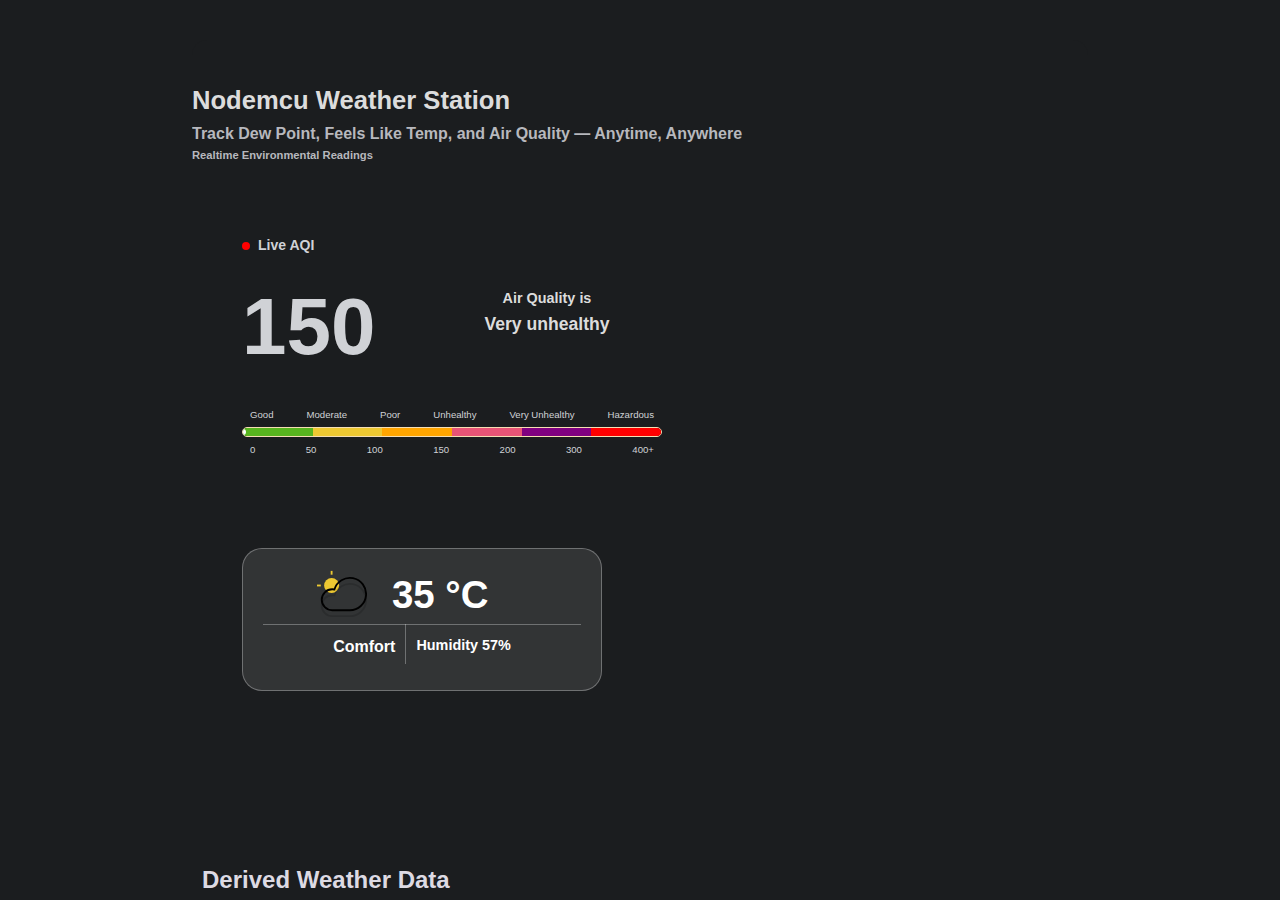
<file: webDashboard/index.html>
<!DOCTYPE html>
<html lang="en">
  <head>
    <meta charset="UTF-8" />
    <meta name="viewport" content="width=device-width, initial-scale=1.0">
    <title>NoduinoWX</title>
    <link rel="icon" href="/assets/favicon.ico">
    <link rel="stylesheet" href="styles.css">
    <script src="apiscr.js" defer></script>
  </head>
  <body>
    <div class="container">
      <div class="hero">
        <h1 class="main-heading">Nodemcu Weather Station</h1>
        <h2 class="main-subline">Track Dew Point, Feels Like Temp, and Air Quality — Anytime, Anywhere</h2>
        <h3 class="main-sub-subline">Realtime Environmental Readings</h3>
        <div class="main-card" id="mainCard">
          <div class="live-indicator">
            <span class="blinker"></span>
            <span class="live-text">Live AQI</span>
          </div>
          <div class="main-card-1">
              <div class="air_quality"><span id="air_quality">150</span></div>
              <div class="airq-container">Air Quality is<div class="airq-card" id="airq-card">Very unhealthy </div></div>
              <div class="aqi-container">
                <div class="aqi-labels-top">
                  <span>Good</span>
                  <span>Moderate</span>
                  <span>Poor</span>
                  <span>Unhealthy</span>
                  <span>Very Unhealthy</span>
                  <span>Hazardous</span>
                </div>
                <div class="aqi-bar" id="aqiBar">
                  <div class="aqi-segment green"></div>
                  <div class="aqi-segment yellow"></div>
                  <div class="aqi-segment orange"></div>
                  <div class="aqi-segment pink"></div>
                  <div class="aqi-segment purple"></div>
                  <div class="aqi-segment red"></div>
                  <div class="aqi-pointer" id="aqiPointer"></div>
                </div>
                <div class="aqi-labels-bottom">
                  <span>0</span>
                  <span>50</span>
                  <span>100</span>
                  <span>150</span>
                  <span>200</span>
                  <span>300</span>
                  <span>400+</span>
                </div>
              </div>
          </div>
          <div class="temp-data">
            <svg width="50px" height="50px" viewBox="0 -3.06 81.014 81.014" xmlns="http://www.w3.org/2000/svg" fill="#000000"><g id="SVGRepo_bgCarrier" stroke-width="0"></g><g id="SVGRepo_tracerCarrier" stroke-linecap="round" stroke-linejoin="round"></g><g id="SVGRepo_iconCarrier"> <g id="Group_8" data-name="Group 8" transform="translate(-297.623 -407.595)"> <circle id="Ellipse_16" data-name="Ellipse 16" cx="12.154" cy="12.154" r="12.154" transform="translate(309.145 419.117)" fill="#edc832ff"></circle> <path id="Path_23" data-name="Path 23" d="M350.939,480.984a26.2,26.2,0,1,0-25.126-33.607,16.517,16.517,0,0,0-3.41-.348,16.978,16.978,0,1,0,0,33.955Z" fill="none" stroke="#000000" stroke-linecap="round" stroke-miterlimit="10" stroke-width="3" opacity="0.15"></path> <path id="Path_24" data-name="Path 24" d="M350.939,471.324a26.2,26.2,0,1,0-25.126-33.607,16.517,16.517,0,0,0-3.41-.348,16.978,16.978,0,1,0,0,33.955Z" fill="none" stroke="#000000" stroke-linecap="round" stroke-miterlimit="10" stroke-width="3"></path> <line id="Line_6" data-name="Line 6" y1="6.163" transform="translate(321.299 407.595)" fill="none" stroke="#edc832ff" stroke-miterlimit="10" stroke-width="3"></line> <line id="Line_7" data-name="Line 7" x1="6.163" transform="translate(297.623 431.271)" fill="none" stroke="#edc832ff" stroke-miterlimit="10" stroke-width="3"></line> </g> </g></svg>
            <div class="temp-div-cloud"><div id="temperature">35 °C</div></div>
            <hr style="width: 100%; background-color: rgba(255, 255, 255, 0.3); margin: 5px 0px 0px 0px;">
            <div id="comfy-next-to-temp">Comfort</div>
            <hr style="width: 1px; height: 40px; display: inline-block; margin: 0%;background-color: rgba(255, 255, 255, 0.3);">
            <div class="temp-humidity">Humidity <span id="humidity">57</span>%</div>
          </div>
        </div>
        <h2 class="sub-heading">Derived Weather Data</h2>
        <p class="sub-para" id="location">Location</p>
        <hr>
        <div class="main-sub-card">
          <div class="sub-card">
            <span class="sub-icon"><svg width="50px" height="50px" viewBox="0 0 24 24" fill="none" xmlns="http://www.w3.org/2000/svg" stroke=""><g id="SVGRepo_bgCarrier" stroke-width="0"></g><g id="SVGRepo_tracerCarrier" stroke-linecap="round" stroke-linejoin="round"></g><g id="SVGRepo_iconCarrier"> <path d="M21 3L15 3M21 7L15 7M21 11L15 11M5.5 13.7578V4.5C5.5 3.11929 6.61929 2 8 2C9.38071 2 10.5 3.11929 10.5 4.5V13.7578C11.706 14.565 12.5 15.9398 12.5 17.5C12.5 19.9853 10.4853 22 8 22C5.51472 22 3.5 19.9853 3.5 17.5C3.5 15.9398 4.29401 14.565 5.5 13.7578ZM9 17.5C9 18.0523 8.55228 18.5 8 18.5C7.44772 18.5 7 18.0523 7 17.5C7 16.9477 7.44772 16.5 8 16.5C8.55228 16.5 9 16.9477 9 17.5Z" stroke="#8D9FB0" stroke-width="1" stroke-linecap="round" stroke-linejoin="round"></path> </g></svg></span>
            <span class="sub-card-text">Dew Point (DP)</span>
            <span class="sub-card-value" id="dew_point">NN</span>
          </div>
          <div class="sub-card">
            <span class="sub-icon"><svg width="50px" height="50px" viewBox="0 0 48 48" xmlns="http://www.w3.org/2000/svg" fill="#000000"><g id="SVGRepo_bgCarrier" stroke-width="0"></g><g id="SVGRepo_tracerCarrier" stroke-linecap="round" stroke-linejoin="round"></g><g id="SVGRepo_iconCarrier"><defs><style>.a{fill:none;stroke:#8D9FB0;stroke-linecap:round;stroke-linejoin:round;}</style></defs><path class="a" d="M22.1443,42.83A18.7641,18.7641,0,0,1,5.5324,22.9405,18.656,18.656,0,0,1,24.3129,5.1732,18.6873,18.6873,0,0,1,42.4924,23.58"></path><path class="a" d="M23.8564,32.37a7.6779,7.6779,0,0,1-6.9712-8.0743,7.6112,7.6112,0,0,1,7.3335-7.6942,7.6112,7.6112,0,0,1,7.3339,7.6937"></path><path class="a" d="M42.5,23.6888V42.4453H31.5374V24.0261"></path><path class="a" d="M22.2382,42.7851l8.3089-10.416H23.8476"></path></g></svg></span>
            <span class="sub-card-text">Thermal Comfort</span>
            <span class="sub-card-value" id="comfort">NN</span>
          </div>
          <div class="sub-card">
            <span class="sub-icon"><svg fill="#8D9FB0" width="50px" height="50px" viewBox="0 0 32 32" version="1.1" xmlns="http://www.w3.org/2000/svg"><g id="SVGRepo_bgCarrier" stroke-width="0"></g><g id="SVGRepo_tracerCarrier" stroke-linecap="round" stroke-linejoin="round"></g><g id="SVGRepo_iconCarrier"> <title>heat</title> <path d="M7.071 15.386c-0.749-0.769-1.424-1.618-2.008-2.53l-0.038-0.064c-0.848-1.685-1.345-3.672-1.345-5.775 0-0.925 0.096-1.828 0.279-2.698l-0.015 0.085c0.005-0.031 0.007-0.067 0.007-0.103 0-0.414-0.336-0.75-0.75-0.75-0.385 0-0.702 0.29-0.745 0.664l-0 0.003c-0.176 0.847-0.277 1.821-0.277 2.818 0 2.375 0.573 4.615 1.588 6.592l-0.038-0.081c0.678 1.071 1.414 2.002 2.235 2.849l-0.004-0.005c0.611 0.642 1.186 1.335 1.712 2.066l0.040 0.058c1.047 1.61 1.669 3.579 1.669 5.694 0 1.13-0.178 2.219-0.507 3.24l0.021-0.075c-0.021 0.067-0.034 0.143-0.034 0.223 0 0.335 0.219 0.618 0.522 0.715l0.005 0.001c0.067 0.020 0.143 0.033 0.222 0.033h0c0 0 0.001 0 0.001 0 0.334 0 0.618-0.219 0.713-0.522l0.001-0.005c0.36-1.085 0.567-2.334 0.567-3.631 0-2.423-0.724-4.678-1.967-6.559l0.028 0.044c-0.608-0.851-1.226-1.597-1.891-2.298l0.009 0.009zM16.526 15.446c-0.906-0.931-1.723-1.959-2.43-3.063l-0.046-0.077c-1.031-2.043-1.635-4.453-1.635-7.004 0-1.117 0.116-2.207 0.336-3.258l-0.018 0.103c0.003-0.024 0.004-0.052 0.004-0.081 0-0.414-0.336-0.75-0.75-0.75-0.377 0-0.689 0.278-0.742 0.641l-0 0.004c-0.211 1.010-0.331 2.171-0.331 3.36 0 2.823 0.68 5.487 1.885 7.837l-0.045-0.097c0.809 1.277 1.687 2.386 2.666 3.397l-0.005-0.005c0.737 0.775 1.43 1.61 2.065 2.491l0.048 0.070c1.271 1.956 2.026 4.348 2.026 6.916 0 1.373-0.216 2.696-0.616 3.936l0.025-0.091c-0.021 0.066-0.034 0.143-0.034 0.222 0 0.335 0.219 0.619 0.522 0.716l0.005 0.001c0.067 0.021 0.143 0.033 0.222 0.033h0c0 0 0.001 0 0.001 0 0.335 0 0.618-0.219 0.714-0.522l0.001-0.005c0.427-1.288 0.673-2.771 0.673-4.312 0-2.877-0.858-5.554-2.332-7.788l0.033 0.053c-0.725-1.013-1.461-1.903-2.254-2.739l0.010 0.011zM27.826 17.874c-0.608-0.85-1.225-1.596-1.89-2.297l0.009 0.009c-0.749-0.77-1.424-1.62-2.009-2.533l-0.038-0.064c-0.849-1.684-1.346-3.67-1.346-5.773 0-0.925 0.096-1.827 0.279-2.698l-0.015 0.085c0.004-0.028 0.006-0.061 0.006-0.094 0-0.414-0.336-0.75-0.75-0.75-0.381 0-0.696 0.284-0.744 0.652l-0 0.004c-0.177 0.847-0.278 1.821-0.278 2.819 0 2.374 0.573 4.615 1.589 6.59l-0.038-0.081c0.678 1.073 1.414 2.005 2.237 2.853l-0.004-0.004c0.611 0.642 1.185 1.333 1.71 2.063l0.040 0.058c1.046 1.609 1.669 3.578 1.669 5.692 0 1.131-0.178 2.22-0.508 3.242l0.021-0.075c-0.021 0.066-0.034 0.143-0.034 0.222 0 0.335 0.219 0.619 0.522 0.716l0.005 0.001c0.065 0.021 0.14 0.033 0.218 0.033 0.002 0 0.003 0 0.005 0h-0c0 0 0.001 0 0.001 0 0.335 0 0.618-0.219 0.714-0.522l0.001-0.005c0.359-1.084 0.566-2.332 0.566-3.629 0-2.424-0.724-4.679-1.966-6.561l0.028 0.045z"></path> </g></svg></span>
            <span class="sub-card-text">Heat Index (HI)</span>
            <span class="sub-card-value" id="heat_index">NN</span>
          </div>
          <div class="sub-card">
            <span class="sub-icon"><svg width="50px" height="50px" viewBox="0 0 24 24" fill="none" xmlns="http://www.w3.org/2000/svg"><g id="SVGRepo_bgCarrier" stroke-width="0"></g><g id="SVGRepo_tracerCarrier" stroke-linecap="round" stroke-linejoin="round"></g><g id="SVGRepo_iconCarrier"> <path d="M12.8324 21.8013C15.9583 21.1747 20 18.926 20 13.1112C20 7.8196 16.1267 4.29593 13.3415 2.67685C12.7235 2.31757 12 2.79006 12 3.50492V5.3334C12 6.77526 11.3938 9.40711 9.70932 10.5018C8.84932 11.0607 7.92052 10.2242 7.816 9.20388L7.73017 8.36604C7.6304 7.39203 6.63841 6.80075 5.85996 7.3946C4.46147 8.46144 3 10.3296 3 13.1112C3 20.2223 8.28889 22.0001 10.9333 22.0001C11.0871 22.0001 11.2488 21.9955 11.4171 21.9858C10.1113 21.8742 8 21.064 8 18.4442C8 16.3949 9.49507 15.0085 10.631 14.3346C10.9365 14.1533 11.2941 14.3887 11.2941 14.7439V15.3331C11.2941 15.784 11.4685 16.4889 11.8836 16.9714C12.3534 17.5174 13.0429 16.9454 13.0985 16.2273C13.1161 16.0008 13.3439 15.8564 13.5401 15.9711C14.1814 16.3459 15 17.1465 15 18.4442C15 20.4922 13.871 21.4343 12.8324 21.8013Z" fill="#8D9FB0"></path> </g></svg></span>
            <span class="sub-card-text">Fire Risk Index(FR)</span>
            <span class="sub-card-value" id="fire_risk">NN</span>
          </div>
          <div class="sub-card">
            <span class="sub-icon"><svg width="50px" height="50px" viewBox="0 0 24 24" fill="none" xmlns="http://www.w3.org/2000/svg"><g id="SVGRepo_bgCarrier" stroke-width="0"></g><g id="SVGRepo_tracerCarrier" stroke-linecap="round" stroke-linejoin="round"></g><g id="SVGRepo_iconCarrier"> <path d="M20.6933 17.3294C21.0506 15.9959 21.0964 14.5982 20.8271 13.2442C20.5577 11.8902 19.9806 10.6164 19.1402 9.52115C18.2998 8.42593 17.2187 7.53872 15.9806 6.92815C14.7425 6.31757 13.3805 6 12 6C10.6195 6 9.25752 6.31757 8.0194 6.92815C6.78128 7.53872 5.70021 8.42593 4.85982 9.52115C4.01943 10.6164 3.44225 11.8902 3.17293 13.2442C2.90361 14.5982 2.94937 15.9959 3.30667 17.3294" stroke="#8D9FB0" stroke-width="1" stroke-linecap="round"></path> <path d="M12.7657 15.5823C13.2532 16.2916 12.9104 17.3738 12 17.9994C11.0897 18.625 9.95652 18.5571 9.46906 17.8477C8.94955 17.0917 7.15616 12.8409 6.06713 10.2114C5.86203 9.71621 6.4677 9.3 6.85648 9.669C8.92077 11.6283 12.2462 14.8263 12.7657 15.5823Z" stroke="#8D9FB0" stroke-width="2"></path> <path d="M12 6V8" stroke="#8D9FB0" stroke-width="2" stroke-linecap="round"></path> <path d="M5.63599 8.63574L7.0502 10.05" stroke="#8D9FB0" stroke-width="2" stroke-linecap="round"></path> <path d="M18.364 8.63574L16.9498 10.05" stroke="#8D9FB0" stroke-width="2" stroke-linecap="round"></path> <path d="M20.6934 17.3291L18.7615 16.8115" stroke="#8D9FB0" stroke-width="2" stroke-linecap="round"></path> <path d="M3.30664 17.3291L5.23849 16.8115" stroke="#8D9FB0" stroke-width="2" stroke-linecap="round"></path> </g></svg></span>
            <span class="sub-card-text">Vapour Pressure</span>
            <span class="sub-card-value" id="avp">NN</span>
          </div>
          <div class="sub-card">
            <span class="sub-icon"><svg width="50px" height="50px" viewBox="0 0 24 24" fill="none" xmlns="http://www.w3.org/2000/svg"><g id="SVGRepo_bgCarrier" stroke-width="0"></g><g id="SVGRepo_tracerCarrier" stroke-linecap="round" stroke-linejoin="round"></g><g id="SVGRepo_iconCarrier"> <path d="M15.0066 3.25608C16.8483 2.85737 19.1331 2.8773 22.2423 3.65268C22.7781 3.78629 23.1038 4.32791 22.9699 4.86241C22.836 5.39691 22.2931 5.7219 21.7573 5.58829C18.8666 4.86742 16.9015 4.88747 15.4308 5.20587C13.9555 5.52524 12.895 6.15867 11.7715 6.84363L11.6874 6.89494C10.6044 7.55565 9.40515 8.28729 7.82073 8.55069C6.17734 8.82388 4.23602 8.58235 1.62883 7.54187C1.11607 7.33724 0.866674 6.75667 1.0718 6.24513C1.27692 5.73359 1.85889 5.48479 2.37165 5.68943C4.76435 6.6443 6.32295 6.77699 7.492 6.58265C8.67888 6.38535 9.58373 5.83916 10.7286 5.14119C11.855 4.45445 13.1694 3.6538 15.0066 3.25608Z" fill="#8D9FB0"></path> <path d="M22.2423 7.64302C19.1331 6.86765 16.8483 6.84772 15.0066 7.24642C13.1694 7.64415 11.855 8.44479 10.7286 9.13153C9.58373 9.8295 8.67888 10.3757 7.492 10.573C6.32295 10.7673 4.76435 10.6346 2.37165 9.67977C1.85889 9.47514 1.27692 9.72393 1.0718 10.2355C0.866674 10.747 1.11607 11.3276 1.62883 11.5322C4.23602 12.5727 6.17734 12.8142 7.82073 12.541C9.40515 12.2776 10.6044 11.546 11.6874 10.8853L11.7715 10.834C12.895 10.149 13.9555 9.51558 15.4308 9.19621C16.9015 8.87781 18.8666 8.85777 21.7573 9.57863C22.2931 9.71224 22.836 9.38726 22.9699 8.85275C23.1038 8.31825 22.7781 7.77663 22.2423 7.64302Z" fill="#8D9FB0"></path> <path fill-rule="evenodd" clip-rule="evenodd" d="M18.9998 10.0266C18.6526 10.0266 18.3633 10.2059 18.1614 10.4772C18.0905 10.573 17.9266 10.7972 17.7089 11.111C17.4193 11.5283 17.0317 12.1082 16.6424 12.7555C16.255 13.3996 15.8553 14.128 15.5495 14.8397C15.2567 15.5213 14.9989 16.2614 14.9999 17.0117C15.0006 17.2223 15.0258 17.4339 15.0604 17.6412C15.1182 17.9872 15.2356 18.4636 15.4804 18.9521C15.7272 19.4446 16.1131 19.9674 16.7107 20.3648C17.3146 20.7664 18.0748 21 18.9998 21C19.9248 21 20.685 20.7664 21.2888 20.3648C21.8864 19.9674 22.2724 19.4446 22.5192 18.9522C22.764 18.4636 22.8815 17.9872 22.9393 17.6413C22.974 17.4337 22.9995 17.2215 22.9998 17.0107C23.0001 16.2604 22.743 15.5214 22.4501 14.8397C22.1444 14.128 21.7447 13.3996 21.3573 12.7555C20.968 12.1082 20.5803 11.5283 20.2907 11.111C20.073 10.7972 19.909 10.573 19.8382 10.4772C19.6363 10.2059 19.3469 10.0266 18.9998 10.0266ZM20.6119 15.6257C20.3552 15.0281 20.0049 14.3848 19.6423 13.782C19.4218 13.4154 19.2007 13.0702 18.9998 12.7674C18.7989 13.0702 18.5778 13.4154 18.3573 13.782C17.9948 14.3848 17.6445 15.0281 17.3878 15.6257L17.3732 15.6595C17.1965 16.0704 16.9877 16.5562 17.0001 17.0101C17.0121 17.3691 17.1088 17.7397 17.2693 18.0599C17.3974 18.3157 17.574 18.5411 17.8201 18.7048C18.06 18.8643 18.4248 19.0048 18.9998 19.0048C19.5748 19.0048 19.9396 18.8643 20.1795 18.7048C20.4256 18.5411 20.6022 18.3156 20.7304 18.0599C20.8909 17.7397 20.9876 17.3691 20.9996 17.01C21.0121 16.5563 20.8032 16.0705 20.6265 15.6597L20.6119 15.6257Z" fill="#8D9FB0"></path> <path d="M14.1296 11.5308C14.8899 11.2847 15.4728 12.076 15.1153 12.7892C14.952 13.1151 14.7683 13.3924 14.4031 13.5214C13.426 13.8666 12.6166 14.3527 11.7715 14.8679L11.6874 14.9192C10.6044 15.5799 9.40516 16.3115 7.82074 16.5749C6.17735 16.8481 4.23604 16.6066 1.62884 15.5661C1.11608 15.3615 0.866688 14.7809 1.07181 14.2694C1.27694 13.7578 1.8589 13.509 2.37167 13.7137C4.76436 14.6685 6.32297 14.8012 7.49201 14.6069C8.67889 14.4096 9.58374 13.8634 10.7286 13.1654C11.8166 12.5021 12.9363 11.9171 14.1296 11.5308Z" fill="#8D9FB0"></path> </g></svg></span>
            <span class="sub-card-text">Absolute Humidity</span>
            <span class="sub-card-value" id="absh">NN</span>
          </div>
        </div>
              <footer class="footer">Made with ❤️ in India</footer>
      </div>
    </div>
  </body>
</html>
</file>
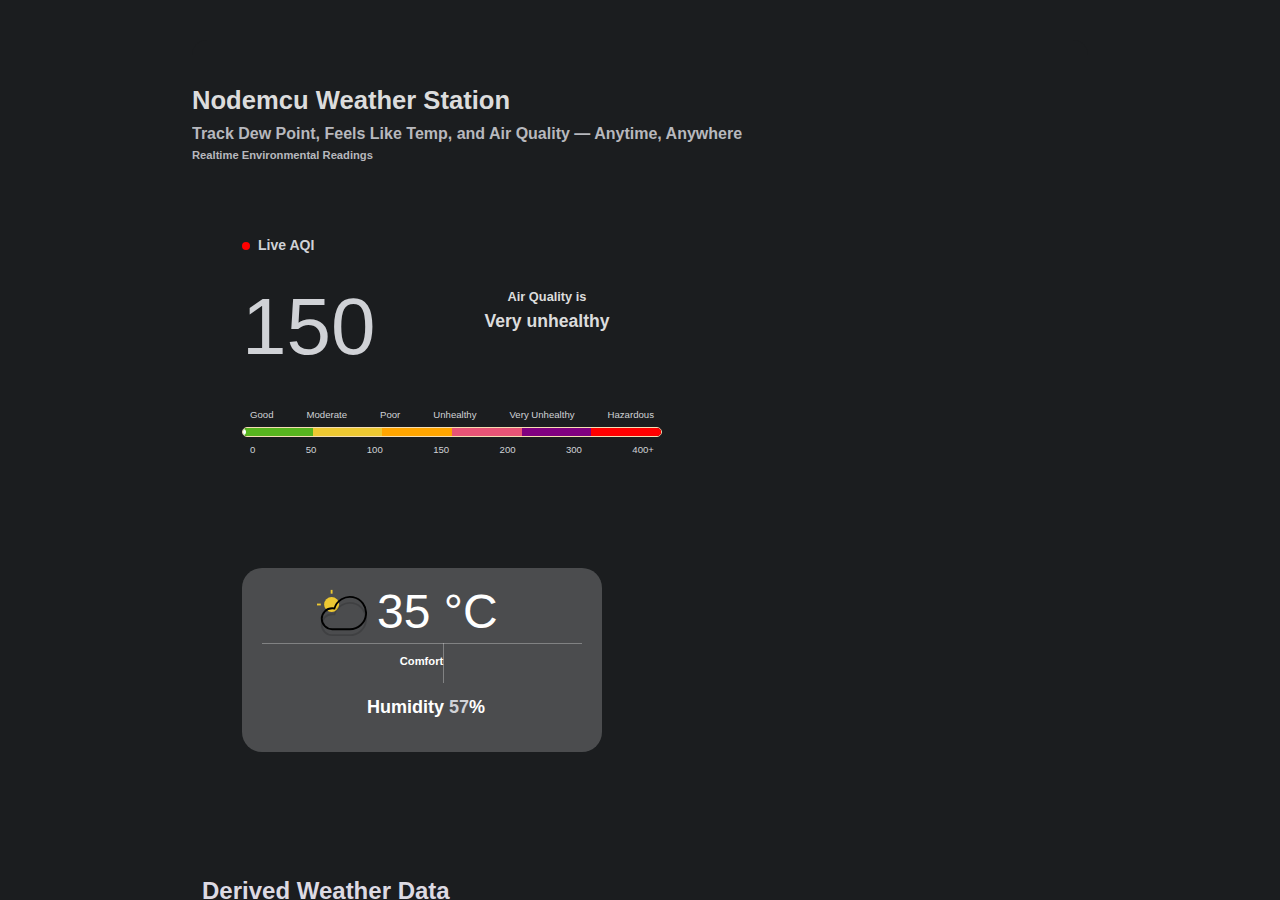
<file: nd.html>
<!DOCTYPE html>
<html lang="en">
  <head>
    <meta charset="UTF-8" />
    <meta name="viewport" content="width=device-width, initial-scale=1.0">
    <title>Weather Station</title>
    <link rel="stylesheet" href="styles.css">
    <script src="apiscr.js" defer></script>
  </head>
  <body>
    <div class="container">
      <div class="hero">
        <h1 class="main-heading">Nodemcu Weather Station</h1>
        <h2 class="main-subline">Track Dew Point, Feels Like Temp, and Air Quality — Anytime, Anywhere</h2>
        <h3 class="main-sub-subline">Realtime Environmental Readings</h3>
        <div class="main-card" id="mainCard">
          <div class="live-indicator">
            <span class="blinker"></span>
            <span class="live-text">Live AQI</span>
          </div>
          <div class="main-card-1">
              <div class="air_quality"><span id="air_quality">150</span></div>
              <div class="airq-container">Air Quality is<div class="airq-card" id="airq-card">Very unhealthy </div></div>
              <div class="aqi-container">
                <div class="aqi-labels-top">
                  <span>Good</span>
                  <span>Moderate</span>
                  <span>Poor</span>
                  <span>Unhealthy</span>
                  <span>Very Unhealthy</span>
                  <span>Hazardous</span>
                </div>
                <div class="aqi-bar" id="aqiBar">
                  <div class="aqi-segment green"></div>
                  <div class="aqi-segment yellow"></div>
                  <div class="aqi-segment orange"></div>
                  <div class="aqi-segment pink"></div>
                  <div class="aqi-segment purple"></div>
                  <div class="aqi-segment red"></div>
                  <div class="aqi-pointer" id="aqiPointer"></div>
                </div>
                <div class="aqi-labels-bottom">
                  <span>0</span>
                  <span>50</span>
                  <span>100</span>
                  <span>150</span>
                  <span>200</span>
                  <span>300</span>
                  <span>400+</span>
                </div>
              </div>
          </div>
          <div class="temp-data">
            <svg width="50px" height="50px" viewBox="0 -3.06 81.014 81.014" xmlns="http://www.w3.org/2000/svg" fill="#000000"><g id="SVGRepo_bgCarrier" stroke-width="0"></g><g id="SVGRepo_tracerCarrier" stroke-linecap="round" stroke-linejoin="round"></g><g id="SVGRepo_iconCarrier"> <g id="Group_8" data-name="Group 8" transform="translate(-297.623 -407.595)"> <circle id="Ellipse_16" data-name="Ellipse 16" cx="12.154" cy="12.154" r="12.154" transform="translate(309.145 419.117)" fill="#edc832ff"></circle> <path id="Path_23" data-name="Path 23" d="M350.939,480.984a26.2,26.2,0,1,0-25.126-33.607,16.517,16.517,0,0,0-3.41-.348,16.978,16.978,0,1,0,0,33.955Z" fill="none" stroke="#000000" stroke-linecap="round" stroke-miterlimit="10" stroke-width="3" opacity="0.15"></path> <path id="Path_24" data-name="Path 24" d="M350.939,471.324a26.2,26.2,0,1,0-25.126-33.607,16.517,16.517,0,0,0-3.41-.348,16.978,16.978,0,1,0,0,33.955Z" fill="none" stroke="#000000" stroke-linecap="round" stroke-miterlimit="10" stroke-width="3"></path> <line id="Line_6" data-name="Line 6" y1="6.163" transform="translate(321.299 407.595)" fill="none" stroke="#edc832ff" stroke-miterlimit="10" stroke-width="3"></line> <line id="Line_7" data-name="Line 7" x1="6.163" transform="translate(297.623 431.271)" fill="none" stroke="#edc832ff" stroke-miterlimit="10" stroke-width="3"></line> </g> </g></svg>
            <div class="temp-div-cloud"><div id="temperature">35 °C</div></div>
            <hr style="width: 100%; background-color: rgba(255, 255, 255, 0.3); margin: 5px 0px 0px 0px;">
            <div id="comfy-next-to-temp">Comfort</div>
            <hr style="width: 1px; height: 40px; display: inline-block; margin: 0%;background-color: rgba(255, 255, 255, 0.3);">
            <div class="temp-humidity">Humidity <span id="humidity">57</span>%</div>
          </div>
        </div>
        <h2 class="sub-heading">Derived Weather Data</h2>
        <p class="sub-para" id="location">Location</p>
        <hr>
        <div class="main-sub-card">
          <div class="sub-card">
            <span class="sub-icon"><svg width="50px" height="50px" viewBox="0 0 24 24" fill="none" xmlns="http://www.w3.org/2000/svg" stroke=""><g id="SVGRepo_bgCarrier" stroke-width="0"></g><g id="SVGRepo_tracerCarrier" stroke-linecap="round" stroke-linejoin="round"></g><g id="SVGRepo_iconCarrier"> <path d="M21 3L15 3M21 7L15 7M21 11L15 11M5.5 13.7578V4.5C5.5 3.11929 6.61929 2 8 2C9.38071 2 10.5 3.11929 10.5 4.5V13.7578C11.706 14.565 12.5 15.9398 12.5 17.5C12.5 19.9853 10.4853 22 8 22C5.51472 22 3.5 19.9853 3.5 17.5C3.5 15.9398 4.29401 14.565 5.5 13.7578ZM9 17.5C9 18.0523 8.55228 18.5 8 18.5C7.44772 18.5 7 18.0523 7 17.5C7 16.9477 7.44772 16.5 8 16.5C8.55228 16.5 9 16.9477 9 17.5Z" stroke="#8D9FB0" stroke-width="1" stroke-linecap="round" stroke-linejoin="round"></path> </g></svg></span>
            <span class="sub-card-text">Dew Point (DP)</span>
            <span class="sub-card-value" id="dew_point">NN</span>
          </div>
          <div class="sub-card">
            <span class="sub-icon"><svg width="50px" height="50px" viewBox="0 0 48 48" xmlns="http://www.w3.org/2000/svg" fill="#000000"><g id="SVGRepo_bgCarrier" stroke-width="0"></g><g id="SVGRepo_tracerCarrier" stroke-linecap="round" stroke-linejoin="round"></g><g id="SVGRepo_iconCarrier"><defs><style>.a{fill:none;stroke:#8D9FB0;stroke-linecap:round;stroke-linejoin:round;}</style></defs><path class="a" d="M22.1443,42.83A18.7641,18.7641,0,0,1,5.5324,22.9405,18.656,18.656,0,0,1,24.3129,5.1732,18.6873,18.6873,0,0,1,42.4924,23.58"></path><path class="a" d="M23.8564,32.37a7.6779,7.6779,0,0,1-6.9712-8.0743,7.6112,7.6112,0,0,1,7.3335-7.6942,7.6112,7.6112,0,0,1,7.3339,7.6937"></path><path class="a" d="M42.5,23.6888V42.4453H31.5374V24.0261"></path><path class="a" d="M22.2382,42.7851l8.3089-10.416H23.8476"></path></g></svg></span>
            <span class="sub-card-text">Thermal Comfort</span>
            <span class="sub-card-value" id="comfort">NN</span>
          </div>
          <div class="sub-card">
            <span class="sub-icon"><svg fill="#8D9FB0" width="50px" height="50px" viewBox="0 0 32 32" version="1.1" xmlns="http://www.w3.org/2000/svg"><g id="SVGRepo_bgCarrier" stroke-width="0"></g><g id="SVGRepo_tracerCarrier" stroke-linecap="round" stroke-linejoin="round"></g><g id="SVGRepo_iconCarrier"> <title>heat</title> <path d="M7.071 15.386c-0.749-0.769-1.424-1.618-2.008-2.53l-0.038-0.064c-0.848-1.685-1.345-3.672-1.345-5.775 0-0.925 0.096-1.828 0.279-2.698l-0.015 0.085c0.005-0.031 0.007-0.067 0.007-0.103 0-0.414-0.336-0.75-0.75-0.75-0.385 0-0.702 0.29-0.745 0.664l-0 0.003c-0.176 0.847-0.277 1.821-0.277 2.818 0 2.375 0.573 4.615 1.588 6.592l-0.038-0.081c0.678 1.071 1.414 2.002 2.235 2.849l-0.004-0.005c0.611 0.642 1.186 1.335 1.712 2.066l0.040 0.058c1.047 1.61 1.669 3.579 1.669 5.694 0 1.13-0.178 2.219-0.507 3.24l0.021-0.075c-0.021 0.067-0.034 0.143-0.034 0.223 0 0.335 0.219 0.618 0.522 0.715l0.005 0.001c0.067 0.020 0.143 0.033 0.222 0.033h0c0 0 0.001 0 0.001 0 0.334 0 0.618-0.219 0.713-0.522l0.001-0.005c0.36-1.085 0.567-2.334 0.567-3.631 0-2.423-0.724-4.678-1.967-6.559l0.028 0.044c-0.608-0.851-1.226-1.597-1.891-2.298l0.009 0.009zM16.526 15.446c-0.906-0.931-1.723-1.959-2.43-3.063l-0.046-0.077c-1.031-2.043-1.635-4.453-1.635-7.004 0-1.117 0.116-2.207 0.336-3.258l-0.018 0.103c0.003-0.024 0.004-0.052 0.004-0.081 0-0.414-0.336-0.75-0.75-0.75-0.377 0-0.689 0.278-0.742 0.641l-0 0.004c-0.211 1.010-0.331 2.171-0.331 3.36 0 2.823 0.68 5.487 1.885 7.837l-0.045-0.097c0.809 1.277 1.687 2.386 2.666 3.397l-0.005-0.005c0.737 0.775 1.43 1.61 2.065 2.491l0.048 0.070c1.271 1.956 2.026 4.348 2.026 6.916 0 1.373-0.216 2.696-0.616 3.936l0.025-0.091c-0.021 0.066-0.034 0.143-0.034 0.222 0 0.335 0.219 0.619 0.522 0.716l0.005 0.001c0.067 0.021 0.143 0.033 0.222 0.033h0c0 0 0.001 0 0.001 0 0.335 0 0.618-0.219 0.714-0.522l0.001-0.005c0.427-1.288 0.673-2.771 0.673-4.312 0-2.877-0.858-5.554-2.332-7.788l0.033 0.053c-0.725-1.013-1.461-1.903-2.254-2.739l0.010 0.011zM27.826 17.874c-0.608-0.85-1.225-1.596-1.89-2.297l0.009 0.009c-0.749-0.77-1.424-1.62-2.009-2.533l-0.038-0.064c-0.849-1.684-1.346-3.67-1.346-5.773 0-0.925 0.096-1.827 0.279-2.698l-0.015 0.085c0.004-0.028 0.006-0.061 0.006-0.094 0-0.414-0.336-0.75-0.75-0.75-0.381 0-0.696 0.284-0.744 0.652l-0 0.004c-0.177 0.847-0.278 1.821-0.278 2.819 0 2.374 0.573 4.615 1.589 6.59l-0.038-0.081c0.678 1.073 1.414 2.005 2.237 2.853l-0.004-0.004c0.611 0.642 1.185 1.333 1.71 2.063l0.040 0.058c1.046 1.609 1.669 3.578 1.669 5.692 0 1.131-0.178 2.22-0.508 3.242l0.021-0.075c-0.021 0.066-0.034 0.143-0.034 0.222 0 0.335 0.219 0.619 0.522 0.716l0.005 0.001c0.065 0.021 0.14 0.033 0.218 0.033 0.002 0 0.003 0 0.005 0h-0c0 0 0.001 0 0.001 0 0.335 0 0.618-0.219 0.714-0.522l0.001-0.005c0.359-1.084 0.566-2.332 0.566-3.629 0-2.424-0.724-4.679-1.966-6.561l0.028 0.045z"></path> </g></svg></span>
            <span class="sub-card-text">Heat Index (HI)</span>
            <span class="sub-card-value" id="heat_index">NN</span>
          </div>
          <div class="sub-card">
            <span class="sub-icon"><svg width="50px" height="50px" viewBox="0 0 24 24" fill="none" xmlns="http://www.w3.org/2000/svg"><g id="SVGRepo_bgCarrier" stroke-width="0"></g><g id="SVGRepo_tracerCarrier" stroke-linecap="round" stroke-linejoin="round"></g><g id="SVGRepo_iconCarrier"> <path d="M12.8324 21.8013C15.9583 21.1747 20 18.926 20 13.1112C20 7.8196 16.1267 4.29593 13.3415 2.67685C12.7235 2.31757 12 2.79006 12 3.50492V5.3334C12 6.77526 11.3938 9.40711 9.70932 10.5018C8.84932 11.0607 7.92052 10.2242 7.816 9.20388L7.73017 8.36604C7.6304 7.39203 6.63841 6.80075 5.85996 7.3946C4.46147 8.46144 3 10.3296 3 13.1112C3 20.2223 8.28889 22.0001 10.9333 22.0001C11.0871 22.0001 11.2488 21.9955 11.4171 21.9858C10.1113 21.8742 8 21.064 8 18.4442C8 16.3949 9.49507 15.0085 10.631 14.3346C10.9365 14.1533 11.2941 14.3887 11.2941 14.7439V15.3331C11.2941 15.784 11.4685 16.4889 11.8836 16.9714C12.3534 17.5174 13.0429 16.9454 13.0985 16.2273C13.1161 16.0008 13.3439 15.8564 13.5401 15.9711C14.1814 16.3459 15 17.1465 15 18.4442C15 20.4922 13.871 21.4343 12.8324 21.8013Z" fill="#8D9FB0"></path> </g></svg></span>
            <span class="sub-card-text">Fire Risk Index(FR)</span>
            <span class="sub-card-value" id="fire_risk">NN</span>
          </div>
          <div class="sub-card">
            <span class="sub-icon"><svg width="50px" height="50px" viewBox="0 0 24 24" fill="none" xmlns="http://www.w3.org/2000/svg"><g id="SVGRepo_bgCarrier" stroke-width="0"></g><g id="SVGRepo_tracerCarrier" stroke-linecap="round" stroke-linejoin="round"></g><g id="SVGRepo_iconCarrier"> <path d="M20.6933 17.3294C21.0506 15.9959 21.0964 14.5982 20.8271 13.2442C20.5577 11.8902 19.9806 10.6164 19.1402 9.52115C18.2998 8.42593 17.2187 7.53872 15.9806 6.92815C14.7425 6.31757 13.3805 6 12 6C10.6195 6 9.25752 6.31757 8.0194 6.92815C6.78128 7.53872 5.70021 8.42593 4.85982 9.52115C4.01943 10.6164 3.44225 11.8902 3.17293 13.2442C2.90361 14.5982 2.94937 15.9959 3.30667 17.3294" stroke="#8D9FB0" stroke-width="1" stroke-linecap="round"></path> <path d="M12.7657 15.5823C13.2532 16.2916 12.9104 17.3738 12 17.9994C11.0897 18.625 9.95652 18.5571 9.46906 17.8477C8.94955 17.0917 7.15616 12.8409 6.06713 10.2114C5.86203 9.71621 6.4677 9.3 6.85648 9.669C8.92077 11.6283 12.2462 14.8263 12.7657 15.5823Z" stroke="#8D9FB0" stroke-width="2"></path> <path d="M12 6V8" stroke="#8D9FB0" stroke-width="2" stroke-linecap="round"></path> <path d="M5.63599 8.63574L7.0502 10.05" stroke="#8D9FB0" stroke-width="2" stroke-linecap="round"></path> <path d="M18.364 8.63574L16.9498 10.05" stroke="#8D9FB0" stroke-width="2" stroke-linecap="round"></path> <path d="M20.6934 17.3291L18.7615 16.8115" stroke="#8D9FB0" stroke-width="2" stroke-linecap="round"></path> <path d="M3.30664 17.3291L5.23849 16.8115" stroke="#8D9FB0" stroke-width="2" stroke-linecap="round"></path> </g></svg></span>
            <span class="sub-card-text">Vapour Pressure</span>
            <span class="sub-card-value" id="avp">NN</span>
          </div>
          <div class="sub-card">
            <span class="sub-icon"><svg width="50px" height="50px" viewBox="0 0 24 24" fill="none" xmlns="http://www.w3.org/2000/svg"><g id="SVGRepo_bgCarrier" stroke-width="0"></g><g id="SVGRepo_tracerCarrier" stroke-linecap="round" stroke-linejoin="round"></g><g id="SVGRepo_iconCarrier"> <path d="M15.0066 3.25608C16.8483 2.85737 19.1331 2.8773 22.2423 3.65268C22.7781 3.78629 23.1038 4.32791 22.9699 4.86241C22.836 5.39691 22.2931 5.7219 21.7573 5.58829C18.8666 4.86742 16.9015 4.88747 15.4308 5.20587C13.9555 5.52524 12.895 6.15867 11.7715 6.84363L11.6874 6.89494C10.6044 7.55565 9.40515 8.28729 7.82073 8.55069C6.17734 8.82388 4.23602 8.58235 1.62883 7.54187C1.11607 7.33724 0.866674 6.75667 1.0718 6.24513C1.27692 5.73359 1.85889 5.48479 2.37165 5.68943C4.76435 6.6443 6.32295 6.77699 7.492 6.58265C8.67888 6.38535 9.58373 5.83916 10.7286 5.14119C11.855 4.45445 13.1694 3.6538 15.0066 3.25608Z" fill="#8D9FB0"></path> <path d="M22.2423 7.64302C19.1331 6.86765 16.8483 6.84772 15.0066 7.24642C13.1694 7.64415 11.855 8.44479 10.7286 9.13153C9.58373 9.8295 8.67888 10.3757 7.492 10.573C6.32295 10.7673 4.76435 10.6346 2.37165 9.67977C1.85889 9.47514 1.27692 9.72393 1.0718 10.2355C0.866674 10.747 1.11607 11.3276 1.62883 11.5322C4.23602 12.5727 6.17734 12.8142 7.82073 12.541C9.40515 12.2776 10.6044 11.546 11.6874 10.8853L11.7715 10.834C12.895 10.149 13.9555 9.51558 15.4308 9.19621C16.9015 8.87781 18.8666 8.85777 21.7573 9.57863C22.2931 9.71224 22.836 9.38726 22.9699 8.85275C23.1038 8.31825 22.7781 7.77663 22.2423 7.64302Z" fill="#8D9FB0"></path> <path fill-rule="evenodd" clip-rule="evenodd" d="M18.9998 10.0266C18.6526 10.0266 18.3633 10.2059 18.1614 10.4772C18.0905 10.573 17.9266 10.7972 17.7089 11.111C17.4193 11.5283 17.0317 12.1082 16.6424 12.7555C16.255 13.3996 15.8553 14.128 15.5495 14.8397C15.2567 15.5213 14.9989 16.2614 14.9999 17.0117C15.0006 17.2223 15.0258 17.4339 15.0604 17.6412C15.1182 17.9872 15.2356 18.4636 15.4804 18.9521C15.7272 19.4446 16.1131 19.9674 16.7107 20.3648C17.3146 20.7664 18.0748 21 18.9998 21C19.9248 21 20.685 20.7664 21.2888 20.3648C21.8864 19.9674 22.2724 19.4446 22.5192 18.9522C22.764 18.4636 22.8815 17.9872 22.9393 17.6413C22.974 17.4337 22.9995 17.2215 22.9998 17.0107C23.0001 16.2604 22.743 15.5214 22.4501 14.8397C22.1444 14.128 21.7447 13.3996 21.3573 12.7555C20.968 12.1082 20.5803 11.5283 20.2907 11.111C20.073 10.7972 19.909 10.573 19.8382 10.4772C19.6363 10.2059 19.3469 10.0266 18.9998 10.0266ZM20.6119 15.6257C20.3552 15.0281 20.0049 14.3848 19.6423 13.782C19.4218 13.4154 19.2007 13.0702 18.9998 12.7674C18.7989 13.0702 18.5778 13.4154 18.3573 13.782C17.9948 14.3848 17.6445 15.0281 17.3878 15.6257L17.3732 15.6595C17.1965 16.0704 16.9877 16.5562 17.0001 17.0101C17.0121 17.3691 17.1088 17.7397 17.2693 18.0599C17.3974 18.3157 17.574 18.5411 17.8201 18.7048C18.06 18.8643 18.4248 19.0048 18.9998 19.0048C19.5748 19.0048 19.9396 18.8643 20.1795 18.7048C20.4256 18.5411 20.6022 18.3156 20.7304 18.0599C20.8909 17.7397 20.9876 17.3691 20.9996 17.01C21.0121 16.5563 20.8032 16.0705 20.6265 15.6597L20.6119 15.6257Z" fill="#8D9FB0"></path> <path d="M14.1296 11.5308C14.8899 11.2847 15.4728 12.076 15.1153 12.7892C14.952 13.1151 14.7683 13.3924 14.4031 13.5214C13.426 13.8666 12.6166 14.3527 11.7715 14.8679L11.6874 14.9192C10.6044 15.5799 9.40516 16.3115 7.82074 16.5749C6.17735 16.8481 4.23604 16.6066 1.62884 15.5661C1.11608 15.3615 0.866688 14.7809 1.07181 14.2694C1.27694 13.7578 1.8589 13.509 2.37167 13.7137C4.76436 14.6685 6.32297 14.8012 7.49201 14.6069C8.67889 14.4096 9.58374 13.8634 10.7286 13.1654C11.8166 12.5021 12.9363 11.9171 14.1296 11.5308Z" fill="#8D9FB0"></path> </g></svg></span>
            <span class="sub-card-text">Absolute Humidity</span>
            <span class="sub-card-value" id="absh">NN</span>
          </div>
        </div>
              <footer class="footer">Made with ❤️ in India</footer>
      </div>
    </div>
  </body>
</html>
</file>
<file: webDashboard/styles.css>
html {
  background-color: #1b1d1fff;
}
* {
  margin: 0;
  padding: 0;
  box-sizing: border-box;
}
::-webkit-scrollbar {
  width: 8px;
  height: 8px;
}
::-webkit-scrollbar-track {
  background: #2b2b2bff;
  border-radius: 10px;
}
::-webkit-scrollbar-thumb {
  background: #404040ff;
  border-radius: 10px;
}
::-webkit-scrollbar-thumb:hover {
  background: rgb(97, 97, 97);
}
@media (max-width: 600px) {
  .hero {
    width: 95% !important;
  }
  .main-heading {
    font-size: 1.4rem !important;
    padding: 0px 10px 0px 10px !important;
  }
  .main-subline {
    font-size: 0.8rem !important;
    padding: 0px 10px 0px 10px !important;
  }
  .main-sub-subline {
    font-size: 0.5rem !important;
    padding: 0px 10px 0px 10px !important;
  }
  .main-card {
    justify-content: center !important;
  }
  .main-card-1 {
    margin: 10px 20px 20px 20px !important;
  }
  .live-indicator {
    margin: 30px 0px 10px 20px !important;
    font-size: 10px !important;
  }
  #air_quality {
    font-size: 4rem !important;
  }
  .air_quality {
    width: 110px !important;
  }
  .airq-container {
    margin-right: 0px !important;
    font-size: 0.8rem !important;
  }
  .temp-data {
    display: flex;
    flex-wrap: wrap;
    margin: 20px 10px 120px 10px !important;
    width: 290px !important;
    padding: 10px !important;
  }
  .temp-data svg {
    margin-left: 10px;
    height: 40px !important;
    width: 40px !important;
  }
  .temp-div-cloud {
    min-width: 120px !important;
    height: 40px !important;
    margin: 0px 5px 0px 5px;
    padding-left: 5px;
    align-items: center;
  }
  #temperature {
    font-weight: 600 !important;
    font-size: 1.8rem !important;
    margin: 5px 0 0 20px !important;
    padding: 0 !important;
  }
  #comfy-next-to-temp {
    padding: 10px !important;
    font-size: 0.9rem !important;
  }
  .temp-humidity {
    font-size: 0.9rem !important;
    min-width: 60px !important;
    font-weight: 600;
    margin: 0px !important;
    padding: 10px;
  }
  .temp-humidity span {
    color: white;
  }

  .sub-heading {
    font-size: 1.2rem !important;
    margin: 70px 10px 0px 10px !important;
  }
  .sub-para {
    font-size: 0.6rem !important;
    margin: 0px 10px 5px 10px !important;
  }
  .main-sub-card {
    width: 100% !important;
    margin: 0px !important;
    justify-content: space-between !important;
  }
  .sub-card {
    width: 157px !important;
    font-size: 0.8rem;
    /* min-height: 50px !important; */
    margin: 5px !important;
    padding: 10px !important;
  }
  .sub-card svg {
    height: 40px !important;
    width: 40px !important;
    /* margin: 10px 40px 5px 40px; */
  }
  .sub-card-text {
    margin-top: 5px;
    padding: 0px 40px 0px 40px !important;
    /* display: none; */
  }
  .sub-card-value {
    padding-top: 10px;
    font-size: 1.5rem !important;
  }
}
.container {
  font-family: "Roboto", sans-serif;
  background-color: #1b1d1fff;
  color: #dcdcdc;
  overflow-x: hidden;
  line-height: 1.6;
  font-size: 18px;
  height: 100vh;
  display: flex;
  justify-content: center;
  align-items: flex-start;
  padding: 40px 0px 40px 0px;
}
.hero {
  display: flex;
  flex-wrap: wrap;
  width: 70vw;
  max-width: 1200px;
  background: #1b1d1fff;
  border-radius: 15px;
  padding: 40px 0px 40px 0px;
  overflow: hidden;
}
.main-heading {
  width: 100%;
  font-size: 1.6rem;
}
.main-subline {
  width: 100%;
  font-size: 1rem;
  color: #b7b8bdff;
}
.main-sub-subline {
  width: 100%;
  font-size: 0.7rem;
  color: #b7b8bdff;
}
.main-card {
  margin-top: 50px;
  display: flex;
  flex-wrap: wrap;
  justify-content: space-between;
  align-items: center;
  border-radius: 30px;
  width: 100%;
  min-height: 300px;
}
.live-indicator {
  margin: 20px 0px 10px 50px;
  width: 100%;
  display: flex;
  align-items: center;
  gap: 8px;
  font-size: 14px;
  font-weight: bold;
  color: red;
}

.blinker {
  width: 8px;
  height: 8px;
  border-radius: 50%;
  background-color: red;
  animation: blink 1s infinite;
}

@keyframes blink {
  0%,
  100% {
    opacity: 1;
  }
  50% {
    opacity: 0;
  }
}
.main-card-1 {
  display: flex;
  flex-wrap: wrap;
  margin: 20px 10px 20px 50px;
  width: 420px;
  justify-content: space-between;
}
.air_quality {
  width: 150px;
}
#air_quality {
  font-size: 5rem;
  line-height: 1;
  font-weight: 600;
}
.airq-container {
  margin-right: 50px;
  width: 130px;
  text-align: center;
  font-size: 0.9rem;
  font-weight: 600;
}
.airq-card {
  width: auto;
  height: 40px;
  font-size: 1.1rem;
  font-weight: 600;
  border-radius: 5px;
}
.temp-data {
  border: 1px solid rgba(255, 255, 255, 0.3);
  display: flex;
  flex-wrap: wrap;
  justify-content: center;
  margin: 30px 50px 100px 50px;
  width: 360px;
  border-radius: 20px;
  background-color: rgba(255, 255, 255, 0.1);
  padding: 20px;
  color: white;
}
#temperature {
  font-weight: 600;
  font-size: 2.4rem;
  margin: 7px 0 0 20px;
  line-height: 1;
}
.temp-div-cloud {
  min-width: 150px;
  margin: 0px 5px 0px 5px;
  align-items: center;
}
#comfy-next-to-temp {
  padding: 10px;
  font-size: 1rem;
  font-weight: 600;
}
.temp-humidity {
  font-size: 0.9rem;
  min-width: 60px;
  font-weight: 600;
  margin: 0px;
  padding: 10px;
  /* border: 1px solid wheat; */
}
#humidity {
  color: white;
}
.sub-heading {
  color: #dddae3ff;
  font-size: 1.5rem;
  margin: 70px 10px 0px 10px;
  width: 100%;
}
.sub-para {
  color: #3d7ab3ff;
  font-size: 1rem;
  margin: 0px 10px 10px 10px;
  width: 100%;
}
hr {
  width: 100%;
  margin: 10px 10px 30px 10px;
  height: 0.7px;
  border: none;
  background-color: #3f464fff;
}
.main-sub-card {
  display: flex;
  flex-wrap: wrap;
  justify-content: space-around;
  width: 100%;
}
.sub-card {
  display: flex;
  flex-wrap: wrap;
  max-width: 300px;
  min-height: 100px;
  margin: 10px;
  padding: 20px;
  border-radius: 10px 10px 10px 0px;
  background-color: #24282eff;
  color: rgb(141, 159, 176);
  transition: box-shadow 0.3s ease, transform 0.3s ease;
  justify-content: center;
  align-items: center;
}
.sub-card:hover {
  box-shadow: 0 0 10px 4px rgba(141, 159, 176, 0.361);
  transform: translateY(-4px);
}
.sub-card-text {
  text-align: center;
  max-width: 160px;
  min-height: 50px;
  padding: 0px 20px 0px 20px;
  color: #8d9fb0ff;
  font-weight: 500;
  line-height: 1;
}
.sub-card-value {
  text-align: center;
  min-width: 50px;
  min-height: 50px;
  font-size: 2rem;
  line-height: 1;
}
span {
  color: #d0d2d6ff;
}
p span {
  color: white;
}

.footer {
  text-align: center;
  width: 100%;
  color: #aaa;
  padding: 100px 20px 0px 20px;
  font-size: 0.9rem;
}

.aqi-container {
  /* border: 1px solid white; */
  width: 100%;
  max-width: 420px;
  margin: 40px auto;
  text-align: center;
  font-family: sans-serif;
}

.aqi-labels-top,
.aqi-labels-bottom {
  display: flex;
  justify-content: space-between;
  font-size: 0.6rem;
  margin: 0 8px;
}

.aqi-bar {
  max-width: 420px;
  border: 1px solid wheat;
  position: relative;
  display: flex;
  height: 10px;
  margin: 5px 0;
  border-radius: 5px;
  overflow: hidden;
}

.aqi-segment {
  flex: 1;
  height: 100%;
}

.green {
  background-color: #58b51fff;
}
.yellow {
  background-color: #edc832ff;
}
.orange {
  background-color: orange;
}
.pink {
  background-color: #e85476ff;
}
.purple {
  background-color: purple;
}
.red {
  background-color: red;
}

.aqi-pointer {
  position: absolute;
  top: 50%;
  transform: translate(-50%, -50%);
  width: 14px;
  height: 14px;
  border-radius: 50%;
  display: flex;
  justify-content: center;
  align-items: center;
  animation: blink 1s infinite;
}

.aqi-pointer::before {
  content: "";
  width: 6px;
  height: 6px;
  background: white;
  border-radius: 50%;
}
</file>
<file: styles.css>
html {
  background-color: #1b1d1fff;
}
* {
  margin: 0;
  padding: 0;
  box-sizing: border-box;
}
::-webkit-scrollbar {
  width: 8px;
  height: 8px;
}
::-webkit-scrollbar-track {
  background: #2b2b2bff;
  border-radius: 10px;
}
::-webkit-scrollbar-thumb {
  background: #404040ff;
  border-radius: 10px;
}
::-webkit-scrollbar-thumb:hover {
  background: rgb(97, 97, 97);
}
@media (max-width: 600px) {
}
.container {
  font-family: "Roboto", sans-serif;
  background-color: #1b1d1fff;
  color: #dcdcdc;
  overflow-x: hidden;
  line-height: 1.6;
  font-size: 18px;
  height: 100vh;
  display: flex;
  justify-content: center;
  align-items: flex-start;
  padding: 40px 0px 40px 0px;
}
.hero {
  display: flex;
  flex-wrap: wrap;
  width: 70vw;
  max-width: 1200px;
  background: #1b1d1fff;
  border-radius: 15px;
  padding: 40px 0px 40px 0px;
  overflow: hidden;
}
.main-heading {
  width: 100%;
  font-size: 1.6rem;
}
.main-subline {
  width: 100%;
  font-size: 1rem;
  color: #b7b8bdff;
}
.main-sub-subline {
  width: 100%;
  font-size: 0.7rem;
  color: #b7b8bdff;
}
.main-card {
  margin-top: 50px;
  display: flex;
  flex-wrap: wrap;
  justify-content: space-between;
  align-items: center;
  border-radius: 30px;
  width: 100%;
  min-height: 300px;
}
.live-indicator {
  margin: 20px 0px 10px 50px;
  width: 100%;
  display: flex;
  align-items: center;
  gap: 8px;
  font-size: 14px;
  font-weight: bold;
  color: red;
}

.blinker {
  width: 8px;
  height: 8px;
  border-radius: 50%;
  background-color: red;
  animation: blink 1s infinite;
}

@keyframes blink {
  0%,
  100% {
    opacity: 1;
  }
  50% {
    opacity: 0;
  }
}
.main-card-1 {
  display: flex;
  flex-wrap: wrap;
  margin: 20px 10px 20px 50px;
  width: 420px;
  justify-content: space-between;
}
.air_quality {
  width: 150px;
}
#air_quality {
  font-size: 5rem;
  line-height: 1;
}
.airq-container {
  margin-right: 50px;
  width: 130px;
  text-align: center;
  font-size: 0.8rem;
  font-weight: 600;
}
.airq-card {
  width: auto;
  height: 40px;
  font-size: 1.1rem;
  font-weight: 600;
  border-radius: 5px;
}
.temp-data {
  display: flex;
  flex-wrap: wrap;
  justify-content: center;
  margin: 50px 50px 50px 50px;
  width: 360px;
  border-radius: 20px;
  background-color: rgba(255, 255, 255, 0.21);
  padding: 20px;
  color: white;
}
#temperature {
  margin-left: 5px;
  line-height: 1;
  font-size: 3rem;
  font-weight: 500;
}
.temp-div-cloud {
  min-width: 150px;
  margin: 0px 5px 0px 5px;
  align-items: center;
}
#comfy-next-to-temp {
  font-size: 0.7rem;
  font-weight: 600;
  padding: 10px 0px 5px 0px;
}
.temp-cont-hr {
  margin: 10px;
  background-color: white;
}
.temp-humidity {
  min-width: 140px;
  font-weight: 600;
  margin: 0px 70px 0px 80px;
  padding: 10px;
  /* border: 1px solid wheat; */
}

.sub-heading {
  color: #dddae3ff;
  font-size: 1.5rem;
  margin: 70px 10px 0px 10px;
  width: 100%;
}
.sub-para {
  color: #3d7ab3ff;
  font-size: 1rem;
  margin: 0px 10px 10px 10px;
  width: 100%;
}
hr {
  width: 100%;
  margin: 10px 10px 30px 10px;
  height: 0.7px;
  border: none;
  background-color: #3f464fff;
}
.main-sub-card {
  display: flex;
  flex-wrap: wrap;
  justify-content: space-around;
  width: 100%;
}
.sub-card {
  display: flex;
  flex-wrap: wrap;
  max-width: 300px;
  min-height: 100px;
  margin: 10px;
  padding: 20px;
  border-radius: 10px 10px 10px 0px;
  background-color: #24282eff;
  color: rgb(141, 159, 176);
  transition: box-shadow 0.3s ease, transform 0.3s ease;
  justify-content: center;
  align-items: center;
}
.sub-card:hover {
  box-shadow: 0 0 10px 4px rgba(141, 159, 176, 0.361);
  transform: translateY(-4px);
}
.sub-card-text {
  text-align: center;
  max-width: 160px;
  min-height: 50px;
  padding: 0px 20px 0px 20px;
  color: #8d9fb0ff;
  font-weight: 500;
  line-height: 1;
}
.sub-card-value {
  text-align: center;
  min-width: 50px;
  min-height: 50px;
  font-size: 2rem;
  line-height: 1;
}
span {
  color: #d0d2d6ff;
}
p span {
  color: white;
}

.footer {
  text-align: center;
  width: 100%;
  color: #aaa;
  padding: 100px 20px 0px 20px;
  font-size: 0.9rem;
}

.aqi-container {
  /* border: 1px solid white; */
  width: 100%;
  max-width: 420px;
  margin: 40px auto;
  text-align: center;
  font-family: sans-serif;
}

.aqi-labels-top,
.aqi-labels-bottom {
  display: flex;
  justify-content: space-between;
  font-size: 0.6rem;
  margin: 0 8px;
}

.aqi-bar {
  max-width: 420px;
  border: 1px solid wheat;
  position: relative;
  display: flex;
  height: 10px;
  margin: 5px 0;
  border-radius: 5px;
  overflow: hidden;
}

.aqi-segment {
  flex: 1;
  height: 100%;
}

.green {
  background-color: #58b51fff;
}
.yellow {
  background-color: #edc832ff;
}
.orange {
  background-color: orange;
}
.pink {
  background-color: #e85476ff;
}
.purple {
  background-color: purple;
}
.red {
  background-color: red;
}

.aqi-pointer {
  position: absolute;
  top: 50%;
  transform: translate(-50%, -50%);
  width: 14px;
  height: 14px;
  border-radius: 50%;
  display: flex;
  justify-content: center;
  align-items: center;
  animation: blink 1s infinite;
}

.aqi-pointer::before {
  content: "";
  width: 6px;
  height: 6px;
  background: white;
  border-radius: 50%;
}
</file>
